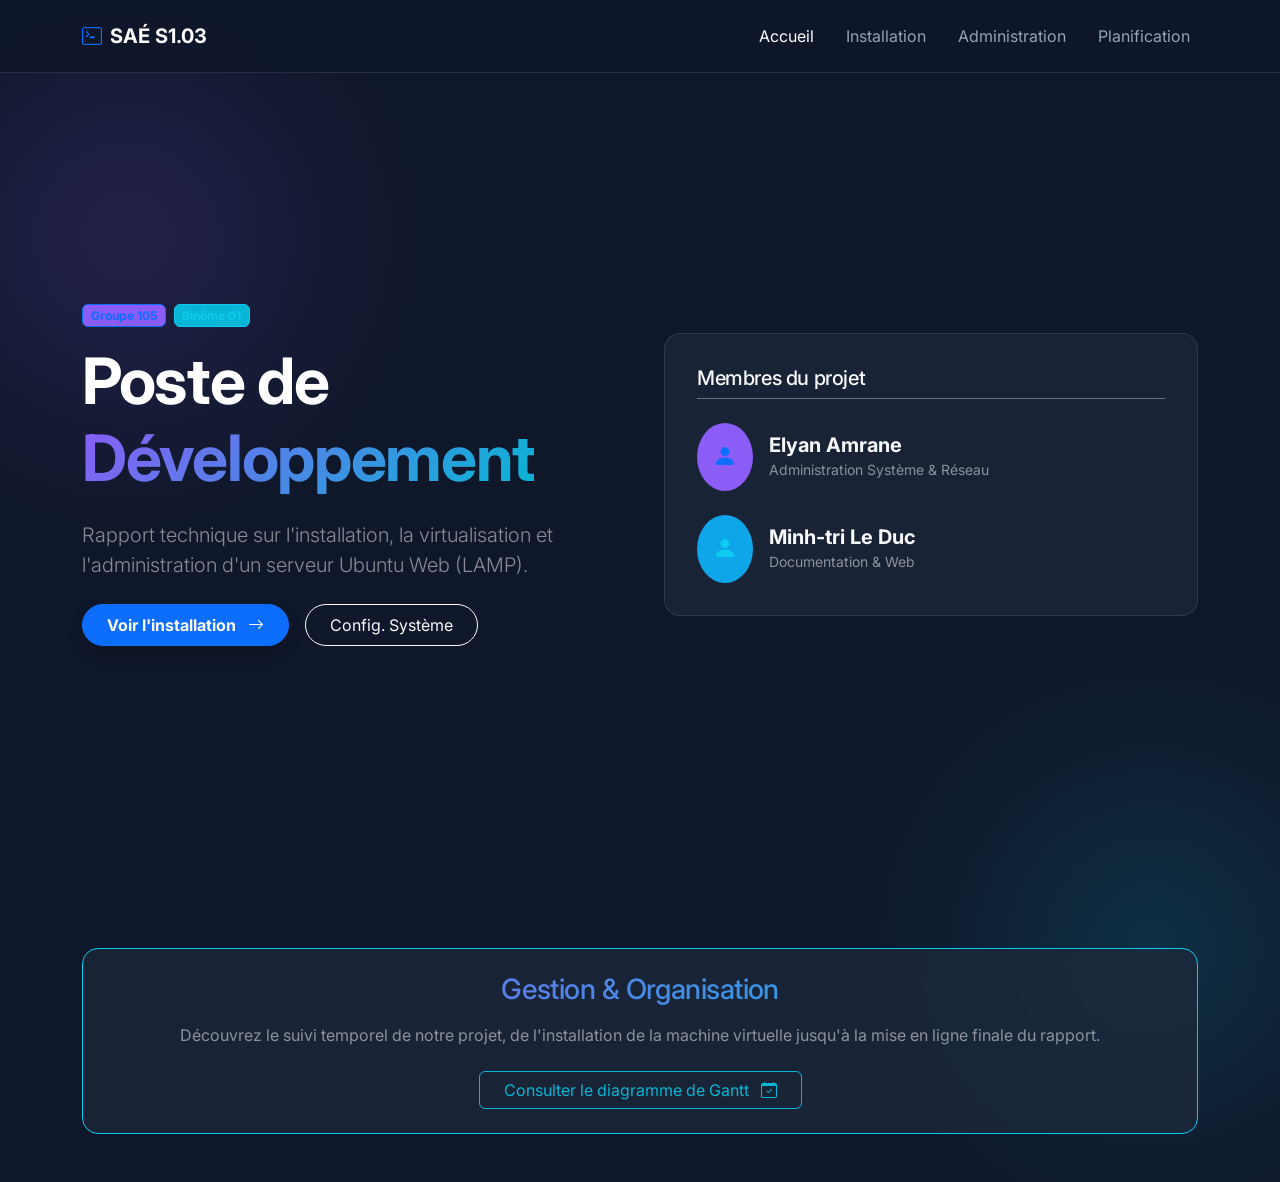
<file: index.html>
<!DOCTYPE html>
<html lang="fr">
<head>
  <meta charset="UTF-8">
  <meta name="viewport"     content="width=device-width, initial-scale=1.0">
  <title>SAÉ S1.03 - Groupe 105</title>
  <link href="https://cdn.jsdelivr.net/npm/bootstrap@5.3.0/dist/css/bootstrap.min.css" rel="stylesheet">
  <link rel="stylesheet" href="https://cdn.jsdelivr.net/npm/bootstrap-icons@1.11.1/font/bootstrap-icons.css">
  <link rel="stylesheet" href="assets/css/style.css">
</head>
<body>

<nav class="navbar navbar-expand-lg navbar-dark fixed-top py-3">
  <div class="container">
    <a class="navbar-brand fw-bold" href="index.html">
      <i class="bi bi-terminal me-2 text-primary"></i>SAÉ S1.03
    </a>
    <button class="navbar-toggler" type="button" data-bs-toggle="collapse" data-bs-target="#navbarNav">
      <span class="navbar-toggler-icon"></span>
    </button>
    <div class="collapse navbar-collapse justify-content-end" id="navbarNav">
      <ul class="navbar-nav gap-3">
        <li class="nav-item"><a class="nav-link active" href="index.html">Accueil</a></li>
        <li class="nav-item"><a class="nav-link" href="installation.html">Installation</a></li>
        <li class="nav-item"><a class="nav-link" href="administration.html">Administration</a></li>
        <li class="nav-item"><a class="nav-link" href="planification.html">Planification</a></li>
      </ul>
    </div>
  </div>
</nav>

<section class="container d-flex align-items-center min-vh-100 pt-5">
  <div class="row align-items-center g-5">
    <div class="col-lg-6">
      <div class="d-inline-flex gap-2 mb-3">
        <span class="badge bg-primary bg-opacity-25 text-primary border border-primary">Groupe 105</span>
        <span class="badge bg-secondary bg-opacity-25 text-info border border-info">Binôme 01</span>
      </div>
      <h1 class="display-3 fw-bold mb-4">Poste de <span class="text-gradient">Développement</span></h1>
      <p class="lead text-white-50 mb-4">
        Rapport technique sur l'installation, la virtualisation et l'administration d'un serveur Ubuntu Web (LAMP).
      </p>
      <div class="d-flex gap-3">
        <a href="installation.html" class="btn btn-primary rounded-pill px-4 py-2 fw-bold shadow">
          Voir l'installation <i class="bi bi-arrow-right ms-2"></i>
        </a>
        <a href="administration.html" class="btn btn-outline-light rounded-pill px-4 py-2">
          Config. Système
        </a>
      </div>
    </div>

    <div class="col-lg-6">
      <div class="glass-card">
        <h3 class="h5 mb-4 border-bottom border-secondary pb-2">Membres du projet</h3>

        <div class="d-flex align-items-center mb-4">
          <div class="bg-primary bg-opacity-20 rounded-circle p-3 me-3 text-primary">
            <i class="bi bi-person-fill fs-4"></i>
          </div>
          <div>
            <h5 class="mb-0 fw-bold">Elyan Amrane</h5>
            <small class="text-white-50">Administration Système & Réseau</small>
          </div>
        </div>

        <div class="d-flex align-items-center">
          <div class="bg-info bg-opacity-20 rounded-circle p-3 me-3 text-info">
            <i class="bi bi-person-fill fs-4"></i>
          </div>
          <div>
            <h5 class="mb-0 fw-bold">Minh-tri Le Duc</h5>
            <small class="text-white-50">Documentation & Web</small>
          </div>
        </div>
      </div>
    </div>
  </div>
</section>

<section class="py-5">
  <div class="container">
    <div class="glass-card p-4 text-center border-info">
      <h2 class="text-gradient h3 mb-3">Gestion & Organisation</h2>
      <p class="text-white-50 mb-4">
        Découvrez le suivi temporel de notre projet, de l'installation de la machine virtuelle
        jusqu'à la mise en ligne finale du rapport.
      </p>
      <a href="planification.html" class="btn btn-outline-info px-4">
        Consulter le diagramme de Gantt <i class="bi bi-calendar-check ms-2"></i>
      </a>
    </div>
  </div>
</section>

<script src="https://cdn.jsdelivr.net/npm/bootstrap@5.3.0/dist/js/bootstrap.bundle.min.js"></script>
</body>
</html>
</file>
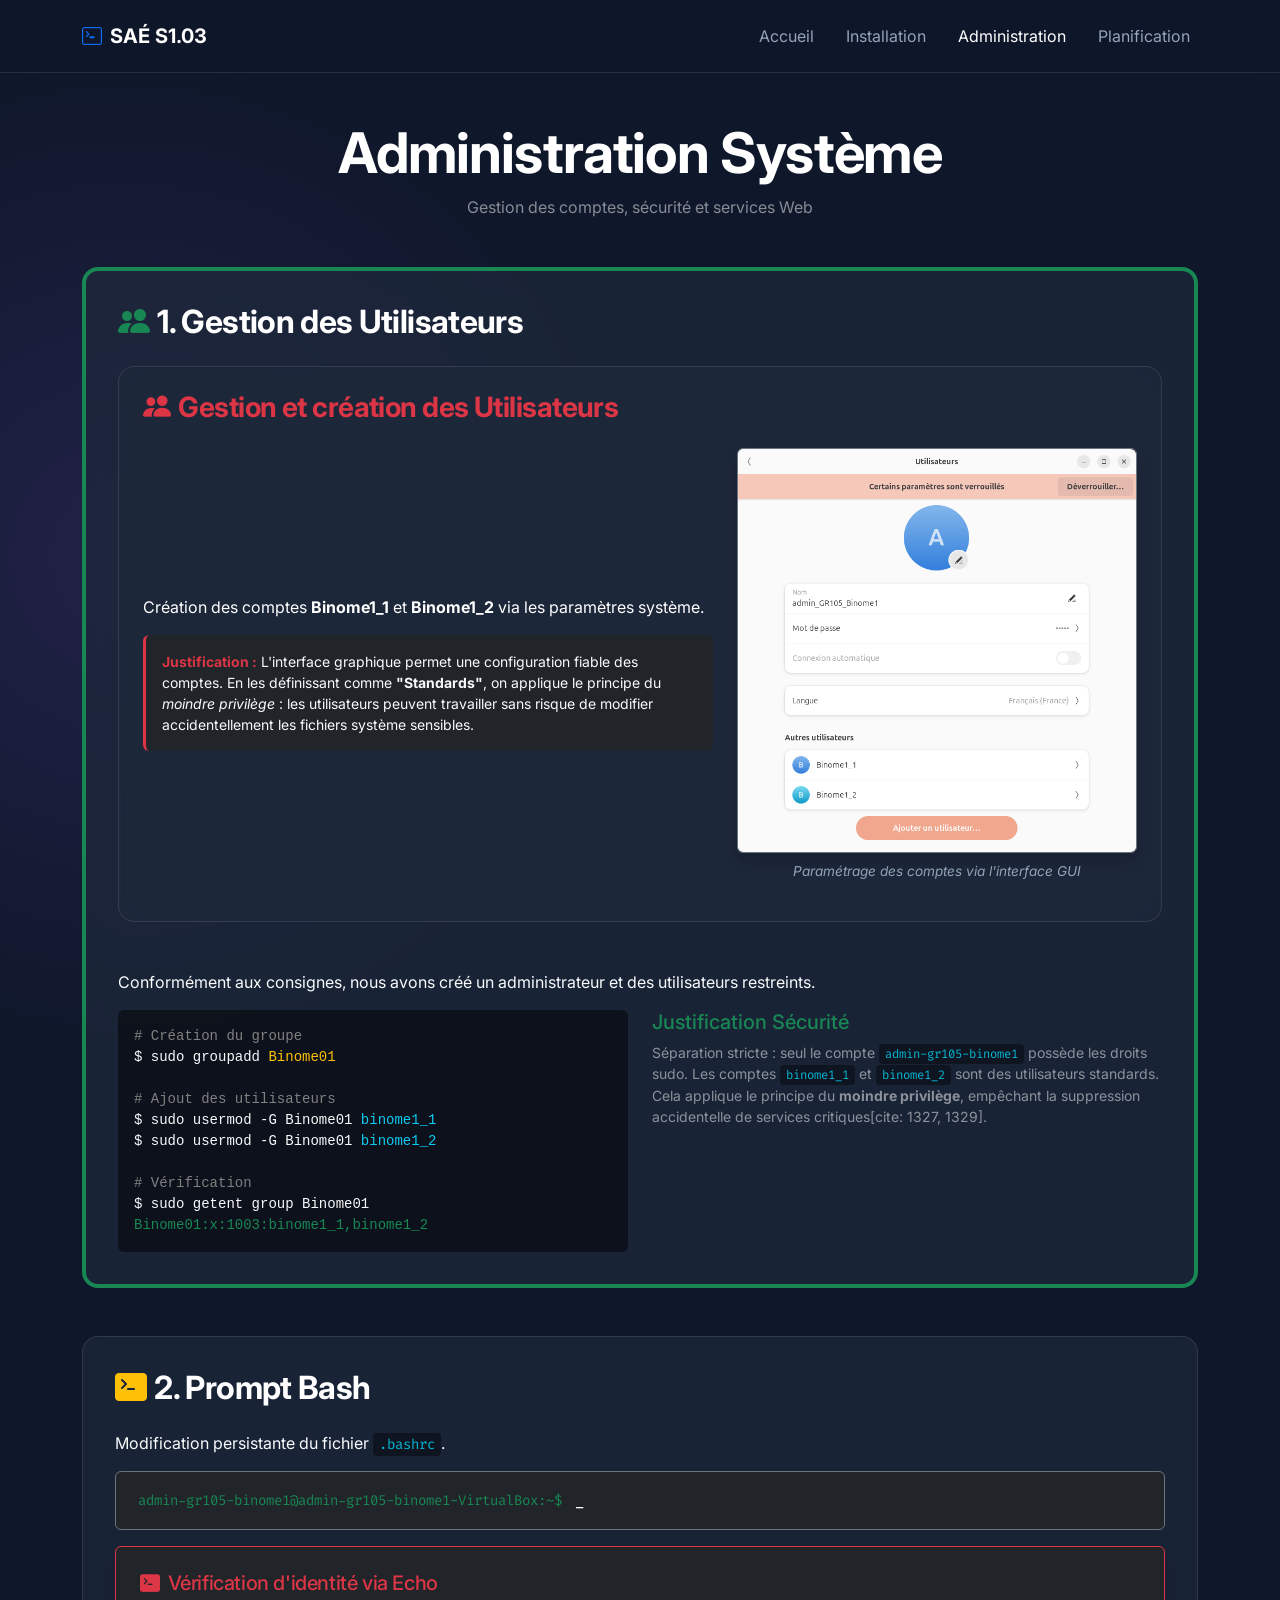
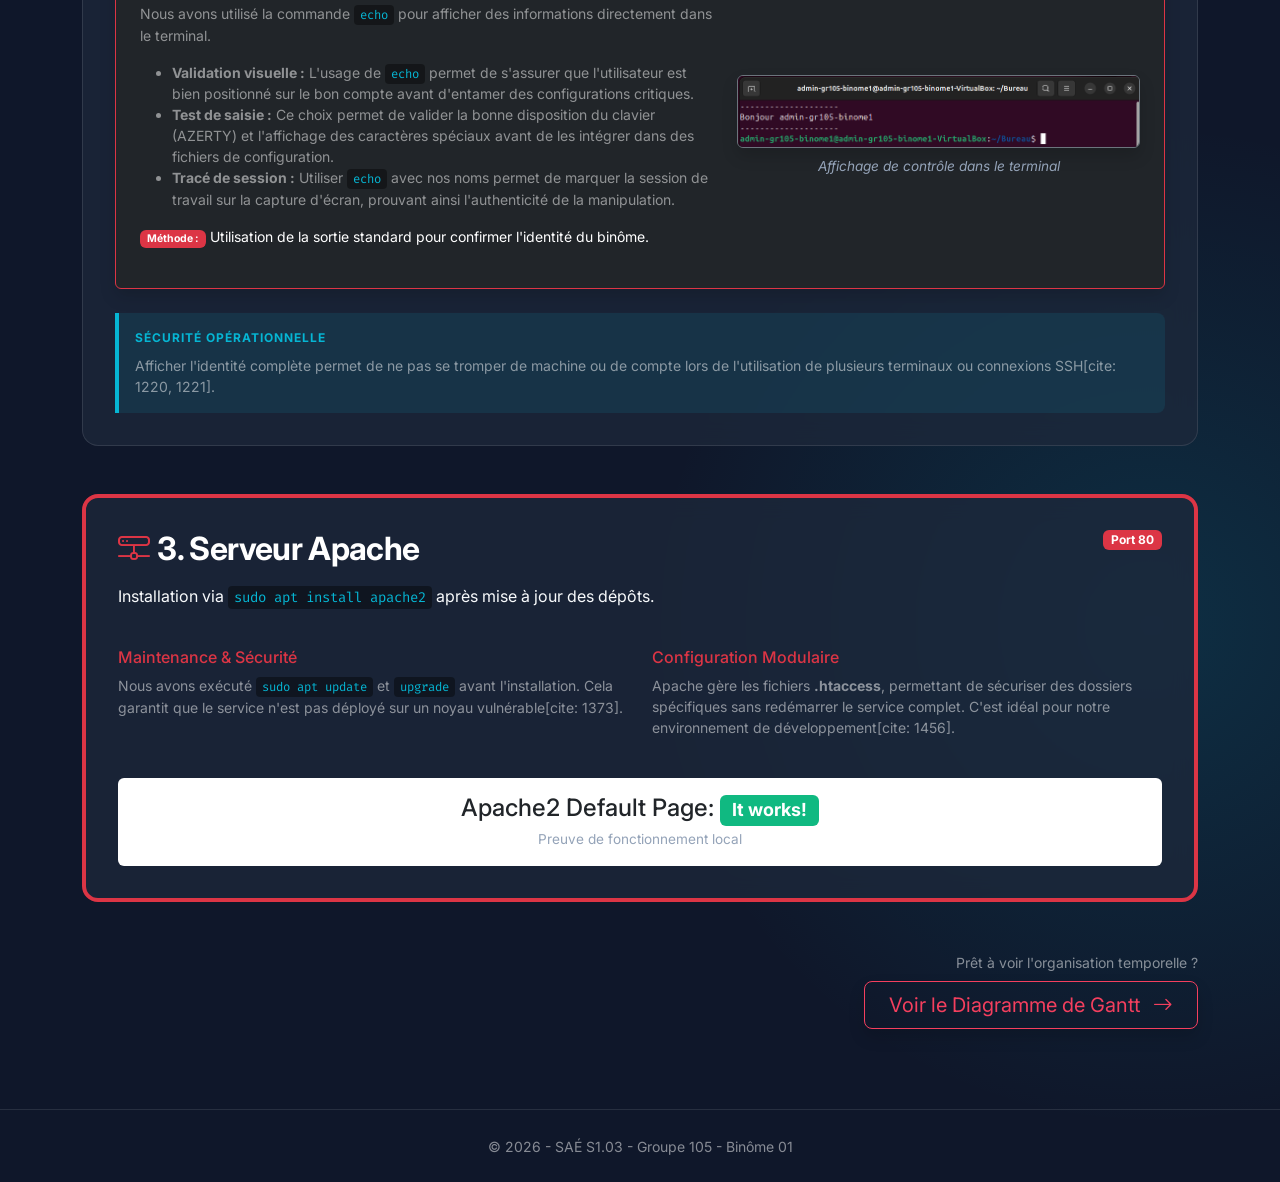
<file: administration.html>
<!DOCTYPE html>
<html lang="fr">
<head>
  <meta charset="UTF-8">
  <meta name="viewport" content="width=device-width, initial-scale=1.0">
  <title>Administration - Gr105 Binôme 01</title>
  <link href="https://cdn.jsdelivr.net/npm/bootstrap@5.3.0/dist/css/bootstrap.min.css" rel="stylesheet">
  <link rel="stylesheet" href="https://cdn.jsdelivr.net/npm/bootstrap-icons@1.11.1/font/bootstrap-icons.css">
  <link rel="stylesheet" href="assets/css/style.css">
</head>
<body>

<nav class="navbar navbar-expand-lg navbar-dark fixed-top py-3">
  <div class="container">
    <a class="navbar-brand fw-bold" href="index.html">
      <i class="bi bi-terminal me-2 text-primary"></i>SAÉ S1.03
    </a>
    <button class="navbar-toggler" type="button" data-bs-toggle="collapse" data-bs-target="#navbarNav">
      <span class="navbar-toggler-icon"></span>
    </button>
    <div class="collapse navbar-collapse justify-content-end" id="navbarNav">
      <ul class="navbar-nav gap-3">
        <li class="nav-item"><a class="nav-link" href="index.html">Accueil</a></li>
        <li class="nav-item"><a class="nav-link" href="installation.html">Installation</a></li>
        <li class="nav-item"><a class="nav-link active" href="administration.html">Administration</a></li>
        <li class="nav-item"><a class="nav-link" href="planification.html">Planification</a></li>
      </ul>
    </div>
  </div>
</nav>

<div class="container" style="margin-top: 120px; margin-bottom: 50px;">
  <header class="text-center mb-5">
    <h1 class="display-4 fw-bold">Administration Système</h1>
    <p class="text-white-50">Gestion des comptes, sécurité et services Web</p>
  </header>

  <section class="mb-5">
    <div class="glass-card border-start border-4 border-success">
      <h2 class="text-white mb-4">
        <i class="bi bi-people-fill me-2 text-success"></i>1. Gestion des Utilisateurs
      </h2>
      <section class="mb-5">
        <div class="glass-card p-4">
          <h3 class="text-danger mb-4">
            <i class="bi bi-people-fill me-2"></i>Gestion et création des Utilisateurs
          </h3>
          <div class="row align-items-center">
            <div class="col-md-7">
              <p class="text-white">Création des comptes <strong>Binome1_1</strong> et <strong>Binome1_2</strong> via les paramètres système.</p>

              <div class="mt-3 p-3 bg-dark rounded border-start border-danger border-3">
                <p class="small mb-0">
                  <strong class="text-danger">Justification :</strong> L'interface graphique permet une configuration fiable des comptes. En les définissant comme <strong>"Standards"</strong>, on applique le principe du <em>moindre privilège</em> : les utilisateurs peuvent travailler sans risque de modifier accidentellement les fichiers système sensibles.
                </p>
              </div>
            </div>
            <div class="col-md-5 text-center">
              <img src="assets/images/interface_utilisateurs.png" class="img-fluid rounded border border-secondary shadow" alt="Interface Utilisateurs">
              <p class="text-muted mt-2 small"><i>Paramétrage des comptes via l'interface GUI</i></p>
            </div>
          </div>
        </div>
      </section>
      <p>Conformément aux consignes, nous avons créé un administrateur et des utilisateurs restreints.</p>

      <div class="row g-4">
        <div class="col-lg-6">
          <div class="bg-black bg-opacity-50 p-3 rounded font-monospace small">
            <span class="commentaire"># Création du groupe</span><br>
            $ sudo groupadd <span class="text-warning">Binome01</span><br><br>
            <span class="commentaire"># Ajout des utilisateurs</span><br>
            $ sudo usermod -G Binome01 <span class="text-info">binome1_1</span><br>
            $ sudo usermod -G Binome01 <span class="text-info">binome1_2</span><br><br>
            <span class="commentaire"># Vérification</span><br>
            $ sudo getent group Binome01<br>
            <span class="text-success">Binome01:x:1003:binome1_1,binome1_2</span>
          </div>
        </div>
        <div class="col-lg-6">
          <h5 class="text-success">Justification Sécurité</h5>
          <p class="small text-white-50">
            Séparation stricte : seul le compte <code>admin-gr105-binome1</code> possède les droits sudo. Les comptes <code>binome1_1</code> et <code>binome1_2</code> sont des utilisateurs standards. Cela applique le principe du <strong>moindre privilège</strong>, empêchant la suppression accidentelle de services critiques[cite: 1327, 1329].
          </p>
        </div>
      </div>
    </div>
  </section>

  <section class="mb-5">
    <div class="glass-card">
      <h2 class="text-white mb-4"><i class="bi bi-terminal-fill me-2 text-warning"></i>2. Prompt Bash</h2>
      <p>Modification persistante du fichier <code>.bashrc</code>.</p>

      <div class="d-flex align-items-center bg-dark p-3 rounded border border-secondary mb-3">
        <code class="bg-transparent text-success me-2">admin-gr105-binome1@admin-gr105-binome1-VirtualBox:~$</code>
        <span class="text-white blinking-cursor">_</span>
      </div>
      <div class="card bg-dark text-white p-4 mb-4 border-danger shadow">
        <h3 class="h5 text-danger"><i class="bi bi-terminal-fill me-2"></i>Vérification d'identité via Echo</h3>
        <div class="row align-items-center">
          <div class="col-md-7">
            <p class="small text-white-50">
              Nous avons utilisé la commande <code>echo</code> pour afficher des informations directement dans le terminal.
            </p>
            <ul class="small text-white-50">
              <li><strong>Validation visuelle :</strong> L'usage de <code>echo</code> permet de s'assurer que l'utilisateur est bien positionné sur le bon compte avant d'entamer des configurations critiques.</li>
              <li><strong>Test de saisie :</strong> Ce choix permet de valider la bonne disposition du clavier (AZERTY) et l'affichage des caractères spéciaux avant de les intégrer dans des fichiers de configuration.</li>
              <li><strong>Tracé de session :</strong> Utiliser <code>echo</code> avec nos noms permet de marquer la session de travail sur la capture d'écran, prouvant ainsi l'authenticité de la manipulation.</li>
            </ul>
            <p class="small">
              <span class="badge bg-danger">Méthode :</span> Utilisation de la sortie standard pour confirmer l'identité du binôme.
            </p>
          </div>
          <div class="col-md-5 text-center">
            <img src="assets/images/Prompt_terminal.png" alt="Capture echo terminal" class="img-fluid rounded border border-secondary shadow">
            <p class="text-muted mt-2 small"><i>Affichage de contrôle dans le terminal</i></p>
          </div>
        </div>
      </div>
      <div class="justification-box">
        <span class="justification-title">Sécurité Opérationnelle</span>
        <p class="mb-0 small text-white-50">
          Afficher l'identité complète permet de ne pas se tromper de machine ou de compte lors de l'utilisation de plusieurs terminaux ou connexions SSH[cite: 1220, 1221].
        </p>
      </div>
    </div>
  </section>



  <section class="mb-5">
    <div class="glass-card border-top border-4 border-danger">
      <div class="d-flex justify-content-between align-items-start">
        <div>
          <h2 class="text-white mb-3"><i class="bi bi-hdd-network me-2 text-danger"></i>3. Serveur Apache</h2>
          <p>Installation via <code>sudo apt install apache2</code> après mise à jour des dépôts.</p>
        </div>
        <span class="badge bg-danger">Port 80</span>
      </div>

      <div class="row mt-4">
        <div class="col-md-6">
          <h5 class="text-danger h6">Maintenance & Sécurité</h5>
          <p class="small text-white-50">
            Nous avons exécuté <code>sudo apt update</code> et <code>upgrade</code> avant l'installation. Cela garantit que le service n'est pas déployé sur un noyau vulnérable[cite: 1373].
          </p>
        </div>
        <div class="col-md-6">
          <h5 class="text-danger h6">Configuration Modulaire</h5>
          <p class="small text-white-50">
            Apache gère les fichiers <strong>.htaccess</strong>, permettant de sécuriser des dossiers spécifiques sans redémarrer le service complet. C'est idéal pour notre environnement de développement[cite: 1456].
          </p>
        </div>
      </div>

      <div class="mt-4 p-3 bg-white rounded text-center">
        <h4 class="text-dark m-0">Apache2 Default Page: <span class="badge bg-success">It works!</span></h4>
        <small class="text-muted">Preuve de fonctionnement local</small>
      </div>
    </div>
  </section>

</div>

<div class="container text-end mt-5 mb-5">
  <p class="text-white-50 small mb-2">Prêt à voir l'organisation temporelle ?</p>
  <a href="planification.html" class="btn btn-outline-danger btn-lg shadow px-4 py-2">
    Voir le Diagramme de Gantt <i class="bi bi-arrow-right ms-2"></i>
  </a>
</div>

<footer class="text-center py-4 text-white-50">
  <small>&copy; 2026 - SAÉ S1.03 - Groupe 105 - Binôme 01</small>
</footer>

<script src="https://cdn.jsdelivr.net/npm/bootstrap@5.3.0/dist/js/bootstrap.bundle.min.js"></script>
</body>
</html>
</file>
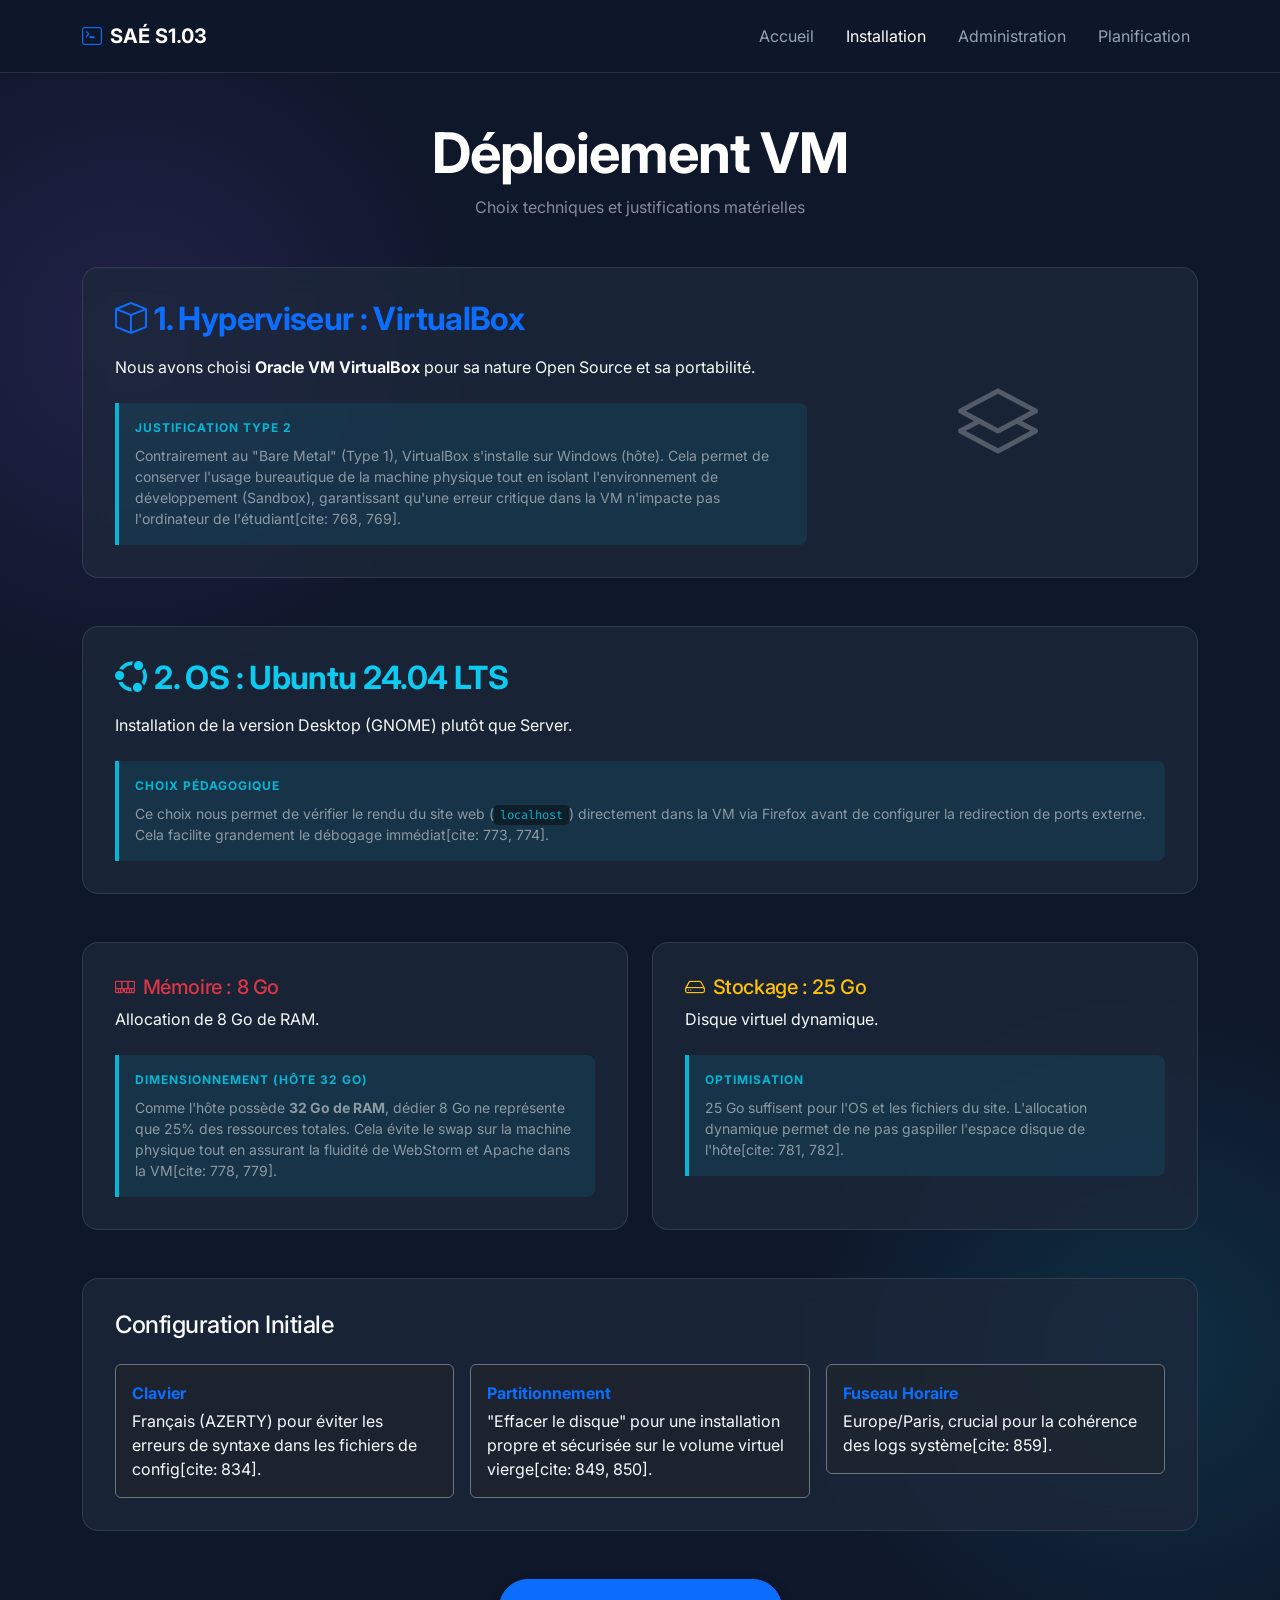
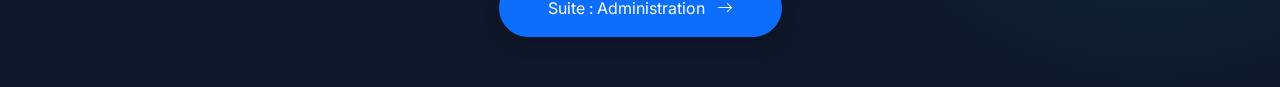
<file: installation.html>
<!DOCTYPE html>
<html lang="fr">
<head>
  <meta charset="UTF-8">
  <meta name="viewport" content="width=device-width, initial-scale=1.0">
  <title>Installation - Gr105 Binôme 01</title>
  <link href="https://cdn.jsdelivr.net/npm/bootstrap@5.3.0/dist/css/bootstrap.min.css" rel="stylesheet">
  <link rel="stylesheet" href="https://cdn.jsdelivr.net/npm/bootstrap-icons@1.11.1/font/bootstrap-icons.css">
  <link rel="stylesheet" href="assets/css/style.css">
</head>
<body>

<nav class="navbar navbar-expand-lg navbar-dark fixed-top py-3">
  <div class="container">
    <a class="navbar-brand fw-bold" href="index.html">
      <i class="bi bi-terminal me-2 text-primary"></i>SAÉ S1.03
    </a>
    <button class="navbar-toggler" type="button" data-bs-toggle="collapse" data-bs-target="#navbarNav">
      <span class="navbar-toggler-icon"></span>
    </button>
    <div class="collapse navbar-collapse justify-content-end" id="navbarNav">
      <ul class="navbar-nav gap-3">
        <li class="nav-item"><a class="nav-link" href="index.html">Accueil</a></li>
        <li class="nav-item"><a class="nav-link active" href="installation.html">Installation</a></li>
        <li class="nav-item"><a class="nav-link" href="administration.html">Administration</a></li>
        <li class="nav-item"><a class="nav-link" href="planification.html">Planification</a></li>
      </ul>
    </div>
  </div>
</nav>

<div class="container" style="margin-top: 120px; margin-bottom: 50px;">
  <header class="text-center mb-5">
    <h1 class="display-4 fw-bold">Déploiement VM</h1>
    <p class="text-white-50">Choix techniques et justifications matérielles</p>
  </header>

  <section class="mb-5">
    <div class="glass-card">
      <div class="row align-items-center">
        <div class="col-lg-8">
          <h2 class="text-primary mb-3"><i class="bi bi-box me-2"></i>1. Hyperviseur : VirtualBox</h2>
          <p>Nous avons choisi <strong>Oracle VM VirtualBox</strong> pour sa nature Open Source et sa portabilité.</p>
          <div class="justification-box">
            <span class="justification-title">Justification Type 2</span>
            <p class="mb-0 small text-white-50">
              Contrairement au "Bare Metal" (Type 1), VirtualBox s'installe sur Windows (hôte). Cela permet de conserver l'usage bureautique de la machine physique tout en isolant l'environnement de développement (Sandbox), garantissant qu'une erreur critique dans la VM n'impacte pas l'ordinateur de l'étudiant[cite: 768, 769].
            </p>
          </div>
        </div>
        <div class="col-lg-4 text-center d-none d-lg-block">
          <i class="bi bi-layers display-1 text-white-50 opacity-50"></i>
        </div>
      </div>
    </div>
  </section>

  <section class="mb-5">
    <div class="glass-card">
      <h2 class="text-info mb-3"><i class="bi bi-ubuntu me-2"></i>2. OS : Ubuntu 24.04 LTS</h2>
      <p>Installation de la version Desktop (GNOME) plutôt que Server.</p>
      <div class="justification-box">
        <span class="justification-title">Choix Pédagogique</span>
        <p class="mb-0 small text-white-50">
          Ce choix nous permet de vérifier le rendu du site web (<code>localhost</code>) directement dans la VM via Firefox avant de configurer la redirection de ports externe. Cela facilite grandement le débogage immédiat[cite: 773, 774].
        </p>
      </div>
    </div>
  </section>

  <section class="row g-4 mb-5">
    <div class="col-md-6">
      <div class="glass-card">
        <h3 class="h5 text-danger"><i class="bi bi-memory me-2"></i>Mémoire : 8 Go</h3>
        <p>Allocation de 8 Go de RAM.</p>
        <div class="justification-box">
          <span class="justification-title">Dimensionnement (Hôte 32 Go)</span>
          <p class="mb-0 small text-white-50">
            Comme l'hôte possède <strong>32 Go de RAM</strong>, dédier 8 Go ne représente que 25% des ressources totales. Cela évite le swap sur la machine physique tout en assurant la fluidité de WebStorm et Apache dans la VM[cite: 778, 779].
          </p>
        </div>
      </div>
    </div>
    <div class="col-md-6">
      <div class="glass-card">
        <h3 class="h5 text-warning"><i class="bi bi-hdd me-2"></i>Stockage : 25 Go</h3>
        <p>Disque virtuel dynamique.</p>
        <div class="justification-box">
          <span class="justification-title">Optimisation</span>
          <p class="mb-0 small text-white-50">
            25 Go suffisent pour l'OS et les fichiers du site. L'allocation dynamique permet de ne pas gaspiller l'espace disque de l'hôte[cite: 781, 782].
          </p>
        </div>
      </div>
    </div>
  </section>

  <section class="mb-5">
    <div class="glass-card">
      <h3 class="h4 mb-4">Configuration Initiale</h3>
      <div class="row g-3">
        <div class="col-md-4">
          <div class="p-3 border border-secondary rounded bg-dark bg-opacity-50">
            <strong class="d-block text-primary mb-1">Clavier</strong>
            Français (AZERTY) pour éviter les erreurs de syntaxe dans les fichiers de config[cite: 834].
          </div>
        </div>
        <div class="col-md-4">
          <div class="p-3 border border-secondary rounded bg-dark bg-opacity-50">
            <strong class="d-block text-primary mb-1">Partitionnement</strong>
            "Effacer le disque" pour une installation propre et sécurisée sur le volume virtuel vierge[cite: 849, 850].
          </div>
        </div>
        <div class="col-md-4">
          <div class="p-3 border border-secondary rounded bg-dark bg-opacity-50">
            <strong class="d-block text-primary mb-1">Fuseau Horaire</strong>
            Europe/Paris, crucial pour la cohérence des logs système[cite: 859].
          </div>
        </div>
      </div>
    </div>
  </section>

  <div class="text-center">
    <a href="administration.html" class="btn btn-primary rounded-pill px-5 py-3 shadow">
      Suite : Administration <i class="bi bi-arrow-right ms-2"></i>
    </a>
  </div>

</div>

<script src="https://cdn.jsdelivr.net/npm/bootstrap@5.3.0/dist/js/bootstrap.bundle.min.js"></script>
</body>
</html>
</file>
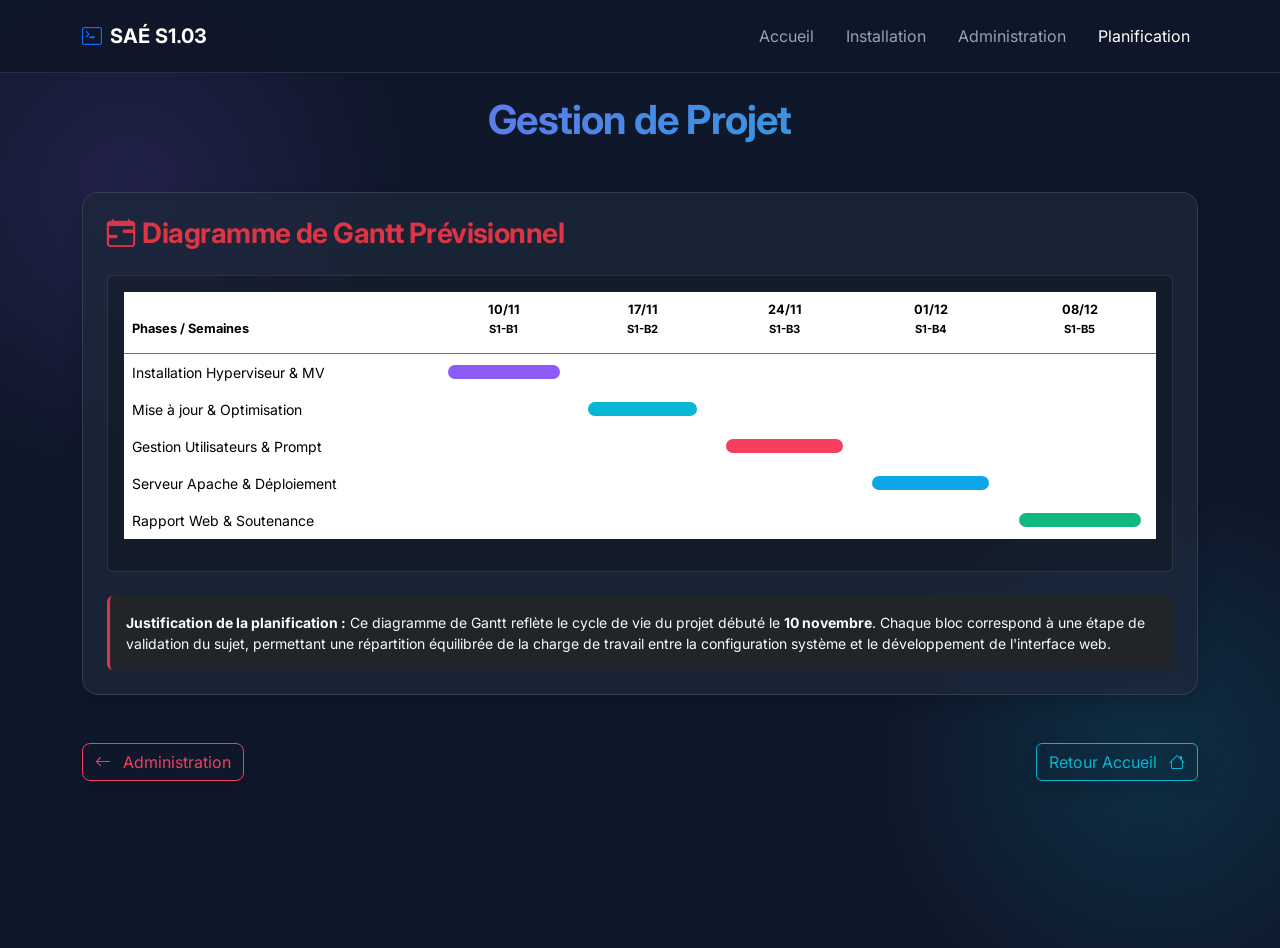
<file: planification.html>
<!DOCTYPE html>
<html lang="fr">
<head>
  <meta charset="UTF-8">
  <title>Planification - SAÉ S1.03</title>
  <link href="https://cdn.jsdelivr.net/npm/bootstrap@5.3.0/dist/css/bootstrap.min.css" rel="stylesheet">
  <link rel="stylesheet" href="https://cdn.jsdelivr.net/npm/bootstrap-icons@1.11.1/font/bootstrap-icons.css">
  <link rel="stylesheet" href="assets/css/style.css">
</head>
<body>

<nav class="navbar navbar-expand-lg navbar-dark fixed-top py-3">
  <div class="container">
    <a class="navbar-brand fw-bold" href="index.html">
      <i class="bi bi-terminal me-2 text-primary"></i>SAÉ S1.03
    </a>
    <div class="collapse navbar-collapse justify-content-end" id="navbarNav">
      <ul class="navbar-nav gap-3">
        <li class="nav-item"><a class="nav-link" href="index.html">Accueil</a></li>
        <li class="nav-item"><a class="nav-link" href="installation.html">Installation</a></li>
        <li class="nav-item"><a class="nav-link" href="administration.html">Administration</a></li>
        <li class="nav-item"><a class="nav-link active" href="planification.html">Planification</a></li>
      </ul>
    </div>
  </div>
</nav>

<div class="container mt-5 pt-5">
  <h1 class="text-center mb-5 fw-bold text-gradient">Gestion de Projet</h1>

  <div class="glass-card p-4 shadow mb-5">
    <h3 class="text-danger mb-4"><i class="bi bi-calendar-range me-2"></i>Diagramme de Gantt Prévisionnel</h3>

    <div class="table-responsive bg-black-50 p-3 rounded">
      <table class="table table-borderless text-white align-middle">
        <thead>
        <tr class="text-muted small border-bottom border-secondary">
          <th style="width: 30%;">Phases / Semaines</th>
          <th class="text-center">10/11<br><small>S1-B1</small></th>
          <th class="text-center">17/11<br><small>S1-B2</small></th>
          <th class="text-center">24/11<br><small>S1-B3</small></th>
          <th class="text-center">01/12<br><small>S1-B4</small></th>
          <th class="text-center">08/12<br><small>S1-B5</small></th>
        </tr>
        </thead>
        <tbody class="small">
        <tr>
          <td>Installation Hyperviseur & MV</td>
          <td><div class="gantt-bar bg-primary" title="Installation Oracle VM VirtualBox et Ubuntu"></div></td>
          <td></td><td></td><td></td><td></td>
        </tr>
        <tr>
          <td>Mise à jour & Optimisation</td>
          <td></td>
          <td><div class="gantt-bar bg-secondary" title="Update/Upgrade et Additions Invités"></div></td>
          <td></td><td></td><td></td>
        </tr>
        <tr>
          <td>Gestion Utilisateurs & Prompt</td>
          <td></td><td></td>
          <td><div class="gantt-bar bg-accent" title="Création des comptes et personnalisation Bashrc"></div></td>
          <td></td><td></td>
        </tr>
        <tr>
          <td>Serveur Apache & Déploiement</td>
          <td></td><td></td><td></td>
          <td><div class="gantt-bar bg-info" title="Installation Apache2 et configuration WebStorm"></div></td>
          <td></td>
        </tr>
        <tr>
          <td>Rapport Web & Soutenance</td>
          <td></td><td></td><td></td><td></td>
          <td><div class="gantt-bar bg-success" title="Finalisation du site et passage devant jury"></div></td>
        </tr>
        </tbody>
      </table>
    </div>

    <div class="mt-4 p-3 bg-dark rounded border-start border-danger border-3">
      <p class="small mb-0">
        <strong>Justification de la planification :</strong> Ce diagramme de Gantt reflète le cycle de vie du projet débuté le <strong>10 novembre</strong>. Chaque bloc correspond à une étape de validation du sujet, permettant une répartition équilibrée de la charge de travail entre la configuration système et le développement de l'interface web.
      </p>
    </div>
  </div>

  <div class="d-flex justify-content-between mt-4">
    <a href="administration.html" class="btn btn-outline-danger shadow">
      <i class="bi bi-arrow-left me-2"></i> Administration
    </a>
    <a href="index.html" class="btn btn-outline-info shadow">
      Retour Accueil <i class="bi bi-house ms-2"></i>
    </a>
  </div>
</div>

</body>
</html>
</file>
<file: assets/css/style.css>
/* assets/css/style.css */
@import url('https://fonts.googleapis.com/css2?family=Inter:wght@300;400;600;700&family=Fira+Code:wght@400;500&display=swap');

:root {
    --primary: #8b5cf6; /* Violet */
    --secondary: #06b6d4; /* Cyan */
    --accent: #f43f5e; /* Rose */
    --bg-dark: #0f172a;
    --glass-bg: rgba(30, 41, 59, 0.75);
    --glass-border: rgba(255, 255, 255, 0.1);
    --text-main: #f8fafc;
    --text-muted: #94a3b8;
}

body {
    background-color: var(--bg-dark);
    background-image:
            radial-gradient(circle at 10% 20%, rgba(139, 92, 246, 0.15) 0%, transparent 20%),
            radial-gradient(circle at 90% 80%, rgba(6, 182, 212, 0.15) 0%, transparent 20%);
    font-family: 'Inter', sans-serif;
    color: var(--text-main);
    min-height: 100vh;
}

/* --- TYPO --- */
h1, h2, h3 { font-weight: 700; letter-spacing: -0.02em; color: white; }
.text-gradient {
    background: linear-gradient(135deg, var(--primary), var(--secondary));
    -webkit-background-clip: text;
    -webkit-text-fill-color: transparent;
}
code {
    font-family: 'Fira Code', monospace;
    color: var(--secondary);
    background: rgba(0,0,0,0.4);
    padding: 2px 6px;
    border-radius: 4px;
}

/* --- Style sur la barre de navigation --- */
.navbar {
    background: rgba(15, 23, 42, 0.9);
    backdrop-filter: blur(10px);
    border-bottom: 1px solid var(--glass-border);
}
.nav-link { color: var(--text-muted) !important; transition: 0.3s; }
.nav-link:hover, .nav-link.active { color: white !important; }

/* --- Styles et effets sur les glass card --- */
.glass-card {
    background: var(--glass-bg);
    backdrop-filter: blur(12px);
    border: 1px solid var(--glass-border);
    border-radius: 16px;
    padding: 2rem;
    transition: transform 0.3s ease;
    height: 100%;
}
.glass-card:hover {
    transform: translateY(-5px);
    border-color: rgba(139, 92, 246, 0.5);
}

/* --- Style des blocs justifications --- */
.justification-box {
    border-left: 4px solid var(--secondary);
    background: rgba(6, 182, 212, 0.1);
    padding: 1rem;
    border-radius: 0 8px 8px 0;
    margin-top: 1.5rem;
}
.justification-title {
    font-size: 0.75rem;
    text-transform: uppercase;
    letter-spacing: 1px;
    color: var(--secondary);
    font-weight: 700;
    display: block;
    margin-bottom: 0.5rem;
}

/* --- Style du footer --- */
footer {
    border-top: 1px solid var(--glass-border);
    margin-top: 5rem;
    padding: 2rem 0;
}

/* Style pour les petits textes de justification */
.text-muted {
    color: var(--text-muted) !important;
    font-size: 0.85rem;
}

/* Effet sur les images pour qu'elles ressortent mieux */
.glass-card img {
    box-shadow: 0 0 15px rgba(244, 63, 94, 0.2);
    transition: 0.3s;
}

.glass-card img:hover {
    transform: scale(1.02);
}

/* Boutons de navigation */
.btn-outline-danger {
    border-color: var(--accent);
    color: var(--accent);
    border-radius: 8px;
    transition: 0.3s;
}

.btn-outline-danger:hover {
    background-color: var(--accent);
    color: white;
    box-shadow: 0 0 15px rgba(244, 63, 94, 0.4);
}

/* Style des barres du Gantt */
.gantt-bar {
    height: 14px;
    border-radius: 7px;
    width: 90%;
    margin: 0 auto;
    box-shadow: 0 0 8px rgba(255, 255, 255, 0.1);
}

/* Couleurs correspondant à tes variables */
.bg-primary {/* Violet */
    background-color: var(--primary) !important;
}
.bg-secondary {/* Cyan */
    background-color: var(--secondary) !important;
}
.bg-accent {/* Rose */
    background-color: var(--accent) !important;
}
.bg-info {/* Bleu ciel */
    background-color: #0ea5e9 !important;
}
.bg-success {/* Vert */
    background-color: #10b981 !important;
}

/* Ajustements tableau */
.table thead th {
    font-size: 0.8rem;
    padding-bottom: 15px;
}
.table-responsive {
    background: rgba(0, 0, 0, 0.2);
    border: 1px solid var(--glass-border);
}

.btn-outline-info {
    border-color: var(--secondary);
    color: var(--secondary);
    transition: 0.3s;
}

.btn-outline-info:hover {
    background-color: var(--secondary);
    color: var(--bg-dark);
    box-shadow: 0 0 15px rgba(6, 182, 212, 0.4);
}

.commentaire {
    color: gray;
}
</file>
